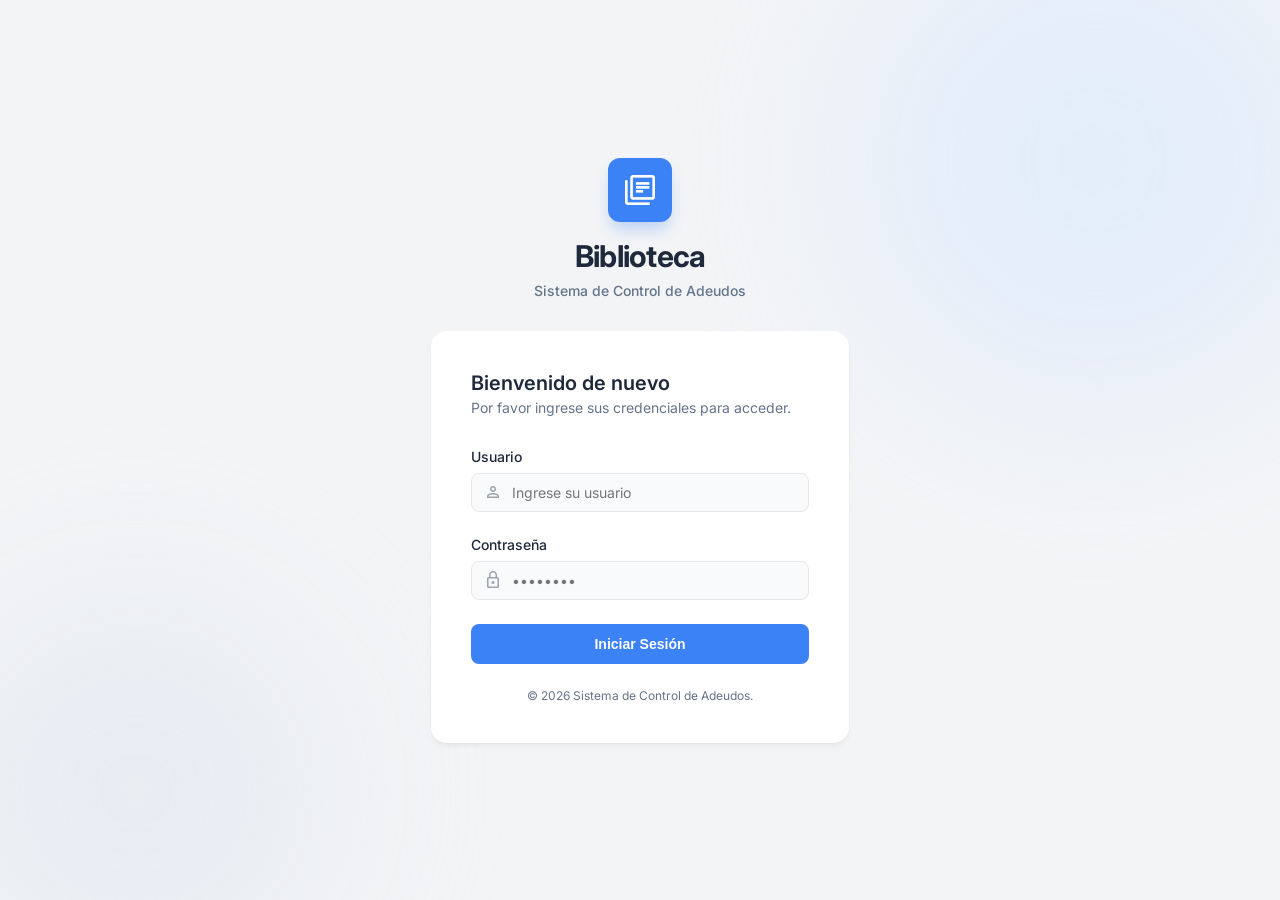
<file: login.html>
<!DOCTYPE html>
<html lang="es">
<head>
    <meta charset="UTF-8">
    <meta name="viewport" content="width=device-width, initial-scale=1.0">
    <title>Iniciar Sesión - Sistema de Control de Adeudos</title>
    <link href="https://fonts.googleapis.com/css2?family=Inter:wght@300;400;500;600;700&display=block" rel="stylesheet"/>
    <link href="https://fonts.googleapis.com/css2?family=Material+Symbols+Outlined:wght,FILL@100..700,0..1&display=block" rel="stylesheet"/>
    
    <link rel="stylesheet" href="/login.css">
</head>
<body>
    <div class="main-container">
        <div class="login-wrapper">
            
            <div class="header-section">
                <div class="logo-box">
                    <span class="material-symbols-outlined logo-icon">library_books</span>
                </div>
                <h1>Biblioteca</h1>
                <p class="subtitle">Sistema de Control de Adeudos</p>
            </div>

            <div class="login-card">
                <div class="card-header">
                    <h2>Bienvenido de nuevo</h2>
                    <p>Por favor ingrese sus credenciales para acceder.</p>
                </div>
                
                <!-- FIXED: Changed action to # and added id for JavaScript -->
                <form id="loginForm" class="login-form">
                    <div class="form-group">
                        <label for="username">Usuario</label>
                        <div class="input-wrapper">
                            <span class="material-symbols-outlined input-icon">person</span>
                            <input type="text" id="username" name="username" placeholder="Ingrese su usuario" required>
                        </div>
                    </div>

                    <div class="form-group">
                        <label for="password">Contraseña</label>
                        <div class="input-wrapper">
                            <span class="material-symbols-outlined input-icon">lock</span>
                            <input type="password" id="password" name="password" placeholder="••••••••" required>
                        </div>
                    </div>

                    <div class="form-actions">
                        <button type="submit" class="btn-primary" id="loginBtn">
                            <span class="btn-text">Iniciar Sesión</span>
                            <span class="btn-loading" style="display: none;">Cargando...</span>
                        </button>
                    </div>
                </form>

                <div class="card-footer">
                    <p>© 2026 Sistema de Control de Adeudos.</p>
                </div>
            </div>
        </div>

        <div class="background-blobs">
            <div class="blob blob-1"></div>
            <div class="blob blob-2"></div>
        </div>
    </div>

    

    <script>
        

        function showToast(message, type = 'success') {
            const container = document.getElementById('toast-container');
            const toast = document.createElement('div');
            toast.className = `toast ${type}`;
            toast.innerHTML = `<span>${message}</span>`;
            container.appendChild(toast);
            setTimeout(() => {
                toast.classList.add('hide');
                toast.addEventListener('animationend', () => toast.remove());
            }, 4000);
        }

        // LOGIN FORM HANDLER - THIS WAS MISSING!
        const loginForm = document.getElementById('loginForm');
        const loginBtn = document.getElementById('loginBtn');
        const btnText = loginBtn.querySelector('.btn-text');
        const btnLoading = loginBtn.querySelector('.btn-loading');

        loginForm.addEventListener('submit', async (e) => {
            e.preventDefault(); // Prevent default form submission
            
            console.log('Form submitted'); // Debug
            
            // Show loading state
            loginBtn.disabled = true;
            btnText.style.display = 'none';
            btnLoading.style.display = 'inline';
            
            // Get form data
            const formData = new FormData(loginForm);
            
            console.log('Sending to: /biblioteca/api/login.php'); // Debug
            
            try {
                const response = await fetch('/biblioteca/api/login.php', {
                    method: 'POST',
                    body: formData
                });
                
                console.log('Response status:', response.status); // Debug
                
                const data = await response.json();
                console.log('Response data:', data); // Debug
                
                if (data.success) {
                    showToast(data.message, 'success');
                    setTimeout(() => {
                        window.location.href = data.redirect || '/index.html';
                    }, 1500);
                } else {
                    showToast(data.message, 'error');
                    loginBtn.disabled = false;
                    btnText.style.display = 'inline';
                    btnLoading.style.display = 'none';
                }
            } catch (error) {
                console.error('Login error:', error);
                showToast('Error de conexión. Por favor intente nuevamente.', 'error');
                
                // Reset Button
                loginBtn.disabled = false;
                btnText.style.display = 'inline';
                btnLoading.style.display = 'none';
            }
        });
    </script>

    <!-- Notificaciones Toast -->
    <div class="toast-container" id="toast-container"></div>
</body>
</html>
</file>
<file: login.css>
/* --- Variables y Reset --- */
:root {
    /* Colores Modo Claro (Por defecto) */
    --bg-color: #f3f4f6;
    --text-main: #1e293b;
    --text-sub: #64748b;
    
    --card-bg: #ffffff;
    --card-shadow: 0 4px 6px -1px rgba(0, 0, 0, 0.05), 0 2px 4px -1px rgba(0, 0, 0, 0.03);
    --card-border: transparent;
    
    --primary: #3b82f6;
    --primary-dark: #2563eb;
    --primary-glow: rgba(59, 130, 246, 0.3);
    
    --input-bg: #f9fafb;
    --input-border: #e5e7eb;
    --input-icon: #9ca3af;
    
    --blob-1: #dbeafe; /* blue-100 */
    --blob-2: #e2e8f0; /* slate-200 */
}

/* Redefinición de variables para Modo Oscuro */
body.dark-mode {
    --bg-color: #0f172a;
    --text-main: #f8fafc;
    --text-sub: #94a3b8;
    
    --card-bg: #1e293b;
    --card-shadow: none;
    --card-border: 1px solid #334155;
    
    --input-bg: #1e293b; /* slate-800 */
    --input-border: #475569;
    --input-icon: #64748b;

    --blob-1: rgba(30, 58, 138, 0.4); /* blue-900 con opacidad */
    --blob-2: rgba(30, 41, 59, 0.4); /* slate-800 con opacidad */
}

* {
    box-sizing: border-box;
    margin: 0;
    padding: 0;
}

body {
    font-family: 'Inter', sans-serif;
    background-color: var(--bg-color);
    color: var(--text-main);
    min-height: 100vh;
    display: flex;
    justify-content: center;
    align-items: center;
    transition: background-color 0.3s, color 0.3s;
    overflow: hidden; /* Para evitar scroll por los blobs */
}

/* --- Layout Principal --- */
.main-container {
    width: 100%;
    max-width: 450px;
    padding: 1rem;
    position: relative;
    z-index: 10;
}

.login-wrapper {
    width: 100%;
}

/* --- Encabezado --- */
.header-section {
    text-align: center;
    margin-bottom: 2rem;
}

.logo-box {
    display: inline-flex;
    align-items: center;
    justify-content: center;
    width: 64px;
    height: 64px;
    background-color: var(--primary);
    color: white;
    border-radius: 12px;
    margin-bottom: 1rem;
    box-shadow: 0 10px 15px -3px var(--primary-glow);
}

.logo-icon {
    font-size: 36px !important;
}

.header-section h1 {
    font-size: 1.875rem;
    font-weight: 700;
    margin-bottom: 0.5rem;
    letter-spacing: -0.025em;
}

.subtitle {
    color: var(--text-sub);
    font-size: 0.875rem;
    font-weight: 500;
}

/* --- Tarjeta --- */
.login-card {
    background-color: var(--card-bg);
    border-radius: 1rem;
    padding: 2.5rem;
    box-shadow: var(--card-shadow);
    border: var(--card-border);
    transition: background-color 0.3s, border-color 0.3s;
}

.card-header {
    margin-bottom: 2rem;
}

.card-header h2 {
    font-size: 1.25rem;
    font-weight: 600;
    margin-bottom: 0.25rem;
}

.card-header p {
    color: var(--text-sub);
    font-size: 0.875rem;
}

/* --- Formulario --- */
.form-group {
    margin-bottom: 1.5rem;
}

.form-group label {
    display: block;
    font-size: 0.875rem;
    font-weight: 500;
    margin-bottom: 0.5rem;
}

.input-wrapper {
    position: relative;
}

.input-icon {
    position: absolute;
    left: 0.75rem;
    top: 50%;
    transform: translateY(-50%);
    color: var(--input-icon);
    font-size: 20px !important;
    pointer-events: none;
}

.input-wrapper input {
    width: 100%;
    padding: 0.625rem 0.75rem 0.625rem 2.5rem; /* Left padding space for icon */
    background-color: var(--input-bg);
    border: 1px solid var(--input-border);
    border-radius: 0.5rem;
    color: var(--text-main);
    font-size: 0.875rem;
    outline: none;
    transition: border-color 0.2s, box-shadow 0.2s;
    font-family: inherit;
}

.input-wrapper input:focus {
    border-color: var(--primary);
    box-shadow: 0 0 0 2px var(--primary-glow);
}

.btn-primary {
    width: 100%;
    padding: 0.75rem 1rem;
    background-color: var(--primary);
    color: white;
    border: none;
    border-radius: 0.5rem;
    font-weight: 600;
    font-size: 0.875rem;
    cursor: pointer;
    transition: background-color 0.2s, transform 0.1s;
}

.btn-primary:hover {
    background-color: var(--primary-dark);
}

.btn-primary:active {
    transform: scale(0.98);
}

.card-footer {
    margin-top: 1.5rem;
    text-align: center;
}

.card-footer p {
    font-size: 0.75rem;
    color: var(--text-sub);
}

/* --- Fondos Difuminados (Blobs) --- */
.background-blobs {
    position: fixed;
    top: 0;
    left: 0;
    width: 100%;
    height: 100%;
    z-index: -1;
    pointer-events: none;
    overflow: hidden;
}

.blob {
    position: absolute;
    border-radius: 50%;
    filter: blur(80px);
    opacity: 0.6;
    transition: background-color 0.3s;
}

.blob-1 {
    top: -10%;
    right: -5%;
    width: 500px;
    height: 500px;
    background-color: var(--blob-1);
}

.blob-2 {
    bottom: -10%;
    left: -5%;
    width: 400px;
    height: 400px;
    background-color: var(--blob-2);
}

/* --- Toggle Button --- */
#theme-toggle {
    position: fixed;
    bottom: 1rem;
    right: 1rem;
    width: 48px;
    height: 48px;
    border-radius: 50%;
    background-color: var(--card-bg);
    border: 1px solid var(--input-border);
    box-shadow: 0 4px 6px -1px rgba(0, 0, 0, 0.1);
    cursor: pointer;
    display: flex;
    align-items: center;
    justify-content: center;
    color: var(--text-sub);
    transition: color 0.3s, background-color 0.3s;
    z-index: 50;
}

#theme-toggle:hover {
    color: var(--primary);
}

/* Lógica para mostrar/ocultar iconos del toggle */
.icon-sun, .icon-moon {
    font-size: 24px !important;
}

/* Por defecto (Modo Claro): Ocultar luna, mostrar sol (o viceversa según preferencia) */
/* En este diseño: Sol visible en dark mode, Luna visible en light mode */
.icon-sun { display: none; }
.icon-moon { display: block; }

body.dark-mode .icon-sun { display: block; }
body.dark-mode .icon-moon { display: none; }

/* Notificaciones Toast */
.toast-container {
    position: fixed;
    bottom: 24px;
    right: 24px;
    z-index: 9999;
    display: flex;
    flex-direction: column;
    gap: 8px;
}

.toast {
    background: white;
    border-radius: 10px;
    padding: 16px 20px;
    box-shadow: 0 10px 25px rgba(0, 0, 0, 0.15);
    display: flex;
    align-items: center;
    gap: 12px;
    min-width: 300px;
    max-width: 400px;
    animation: toastSlideIn 0.3s ease-out;
    border-left: 4px solid #10b981;
}

.toast.error {
    border-left-color: #ef4444;
}

.toast span {
    font-size: 14px;
    color: #1e293b;
    line-height: 1.4;
}

.toast.hide {
    animation: toastSlideOut 0.3s ease-in forwards;
}

@keyframes toastSlideIn {
    from { opacity: 0; transform: translateX(100%); }
    to { opacity: 1; transform: translateX(0); }
}

@keyframes toastSlideOut {
    from { opacity: 1; transform: translateX(0); }
    to { opacity: 0; transform: translateX(100%); }
}
</file>
